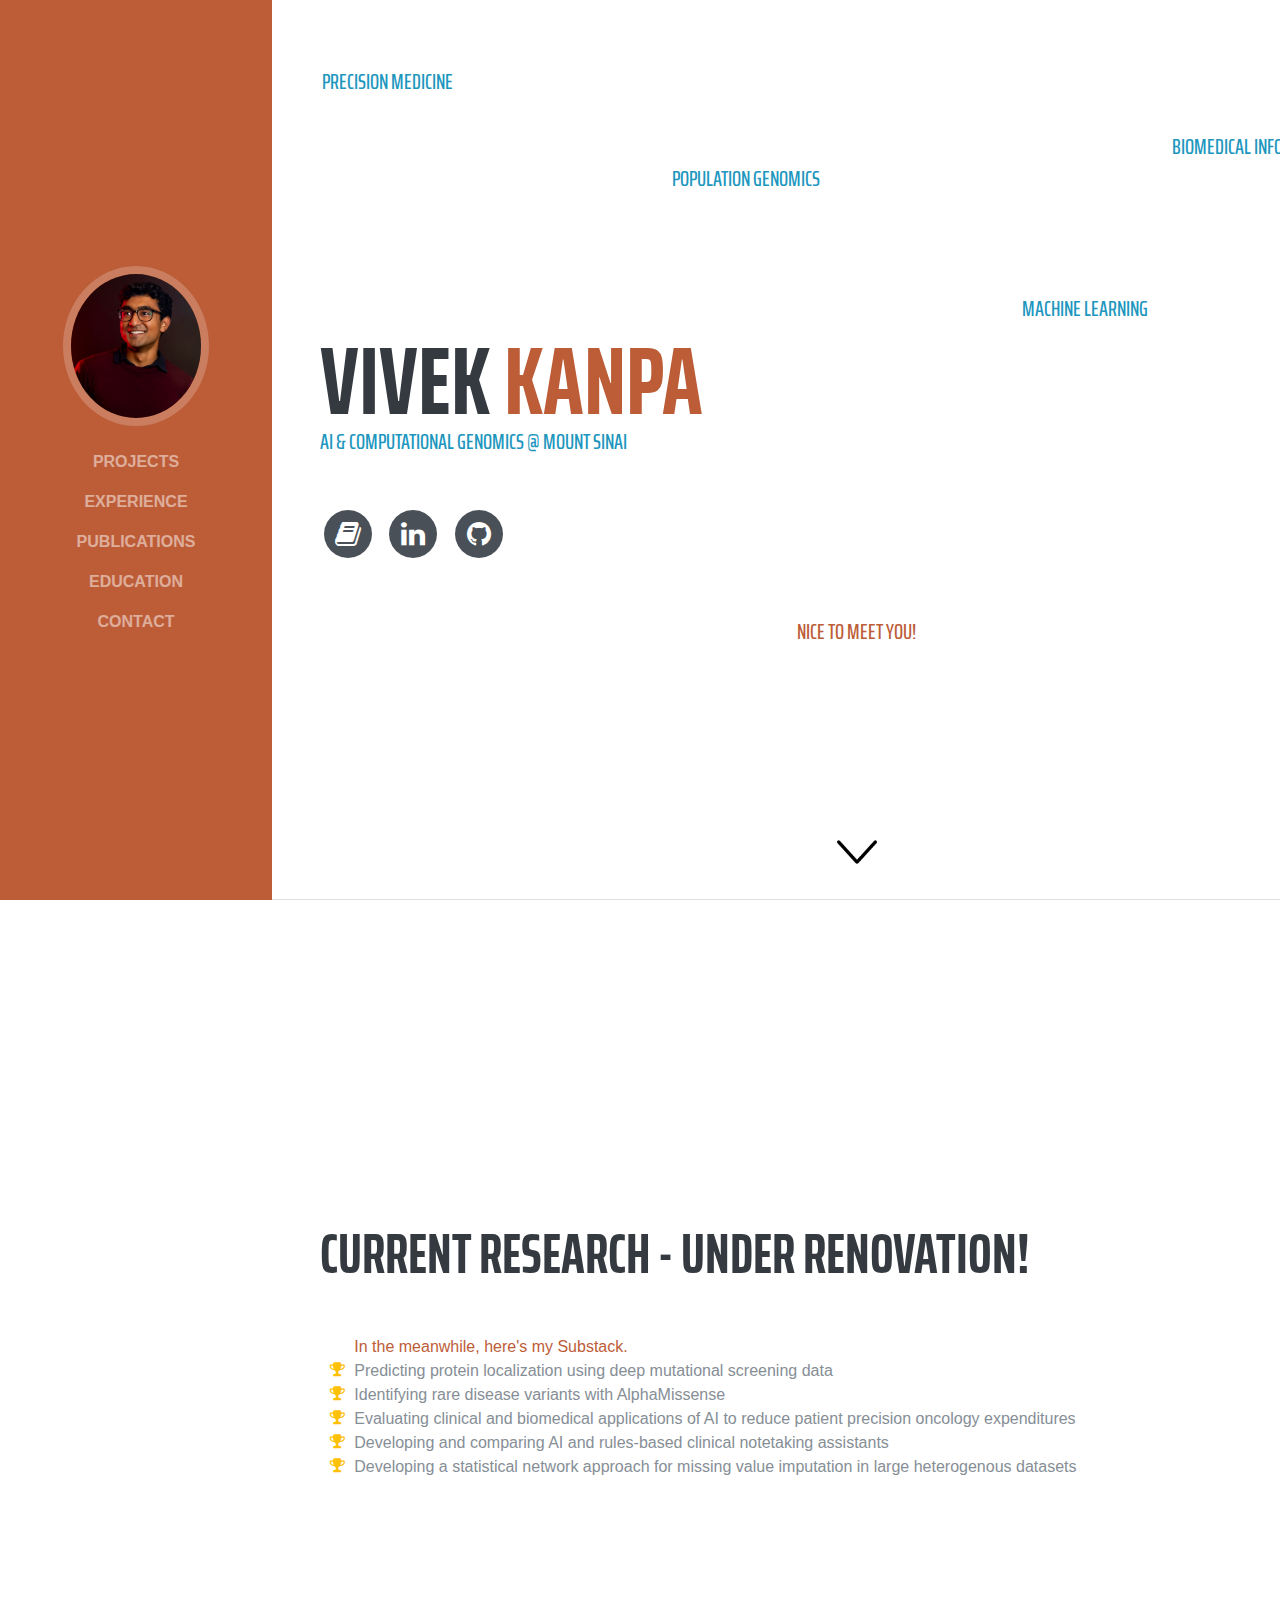
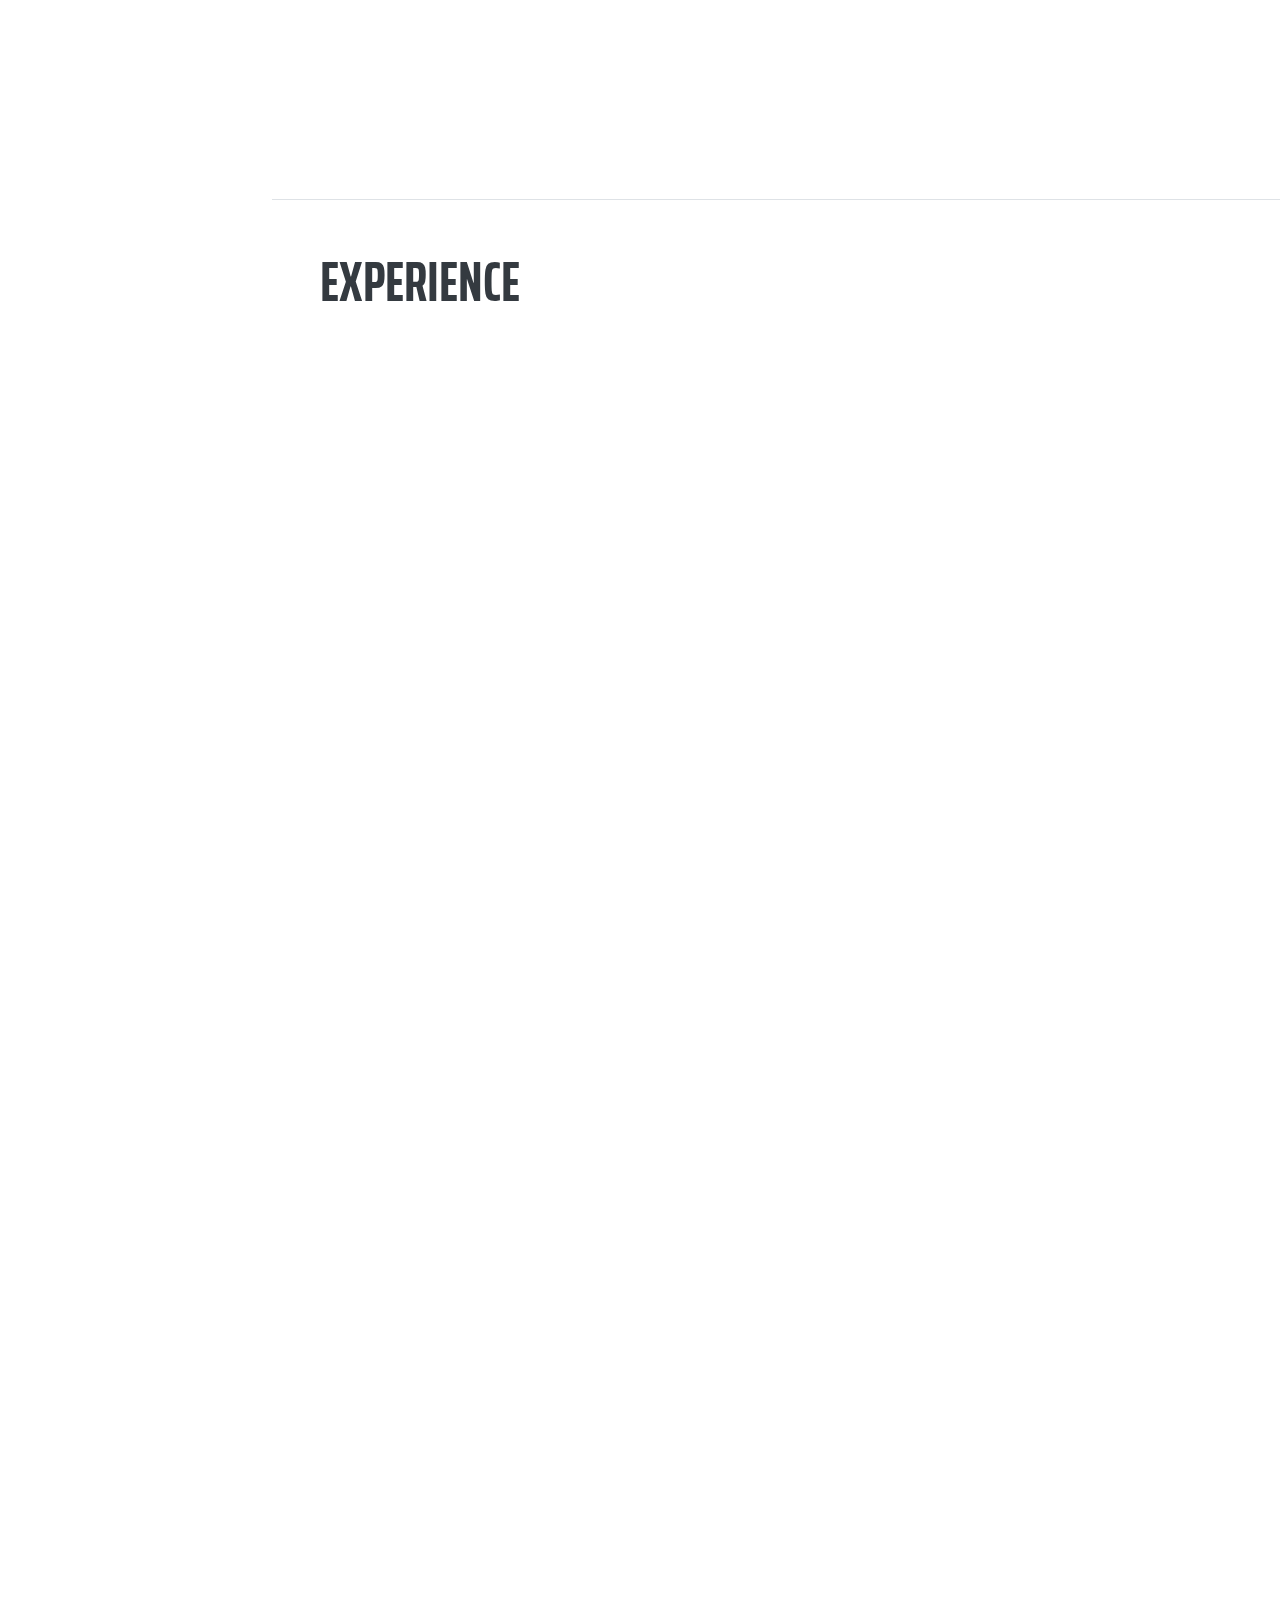
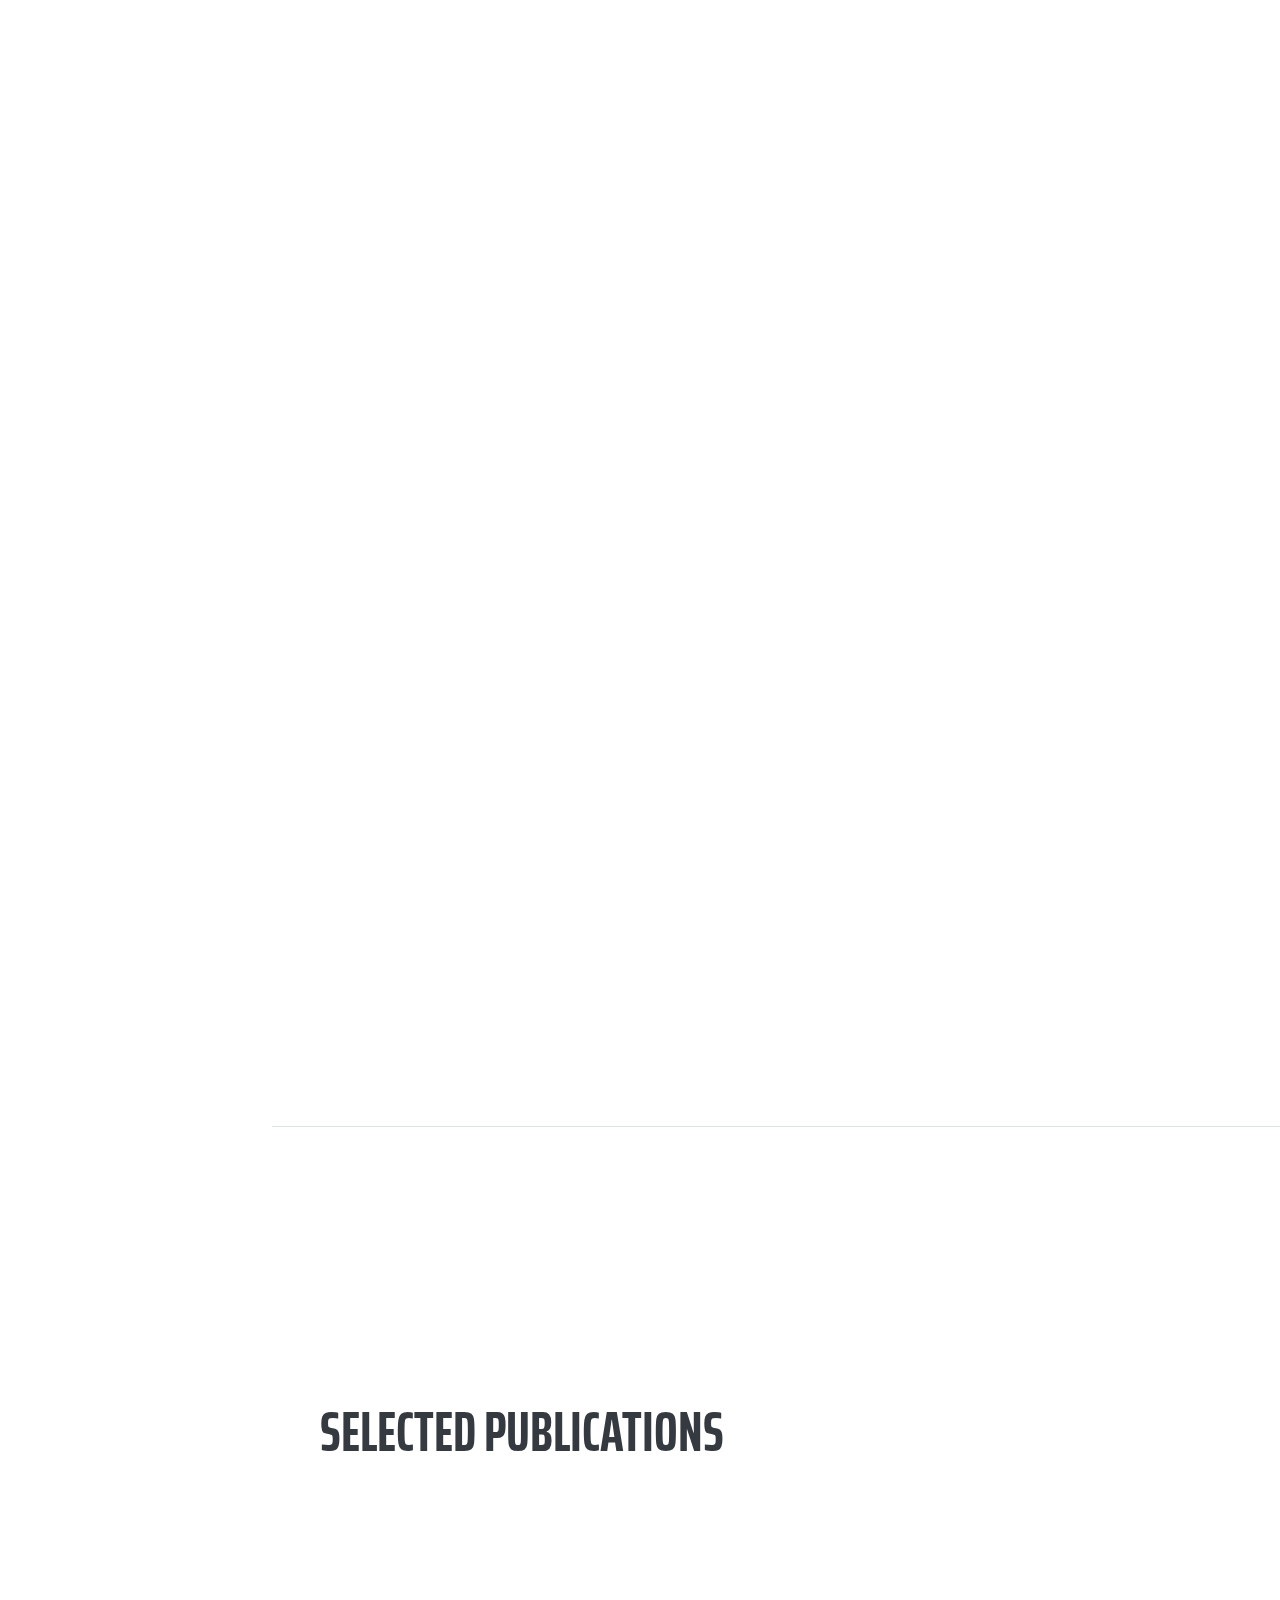
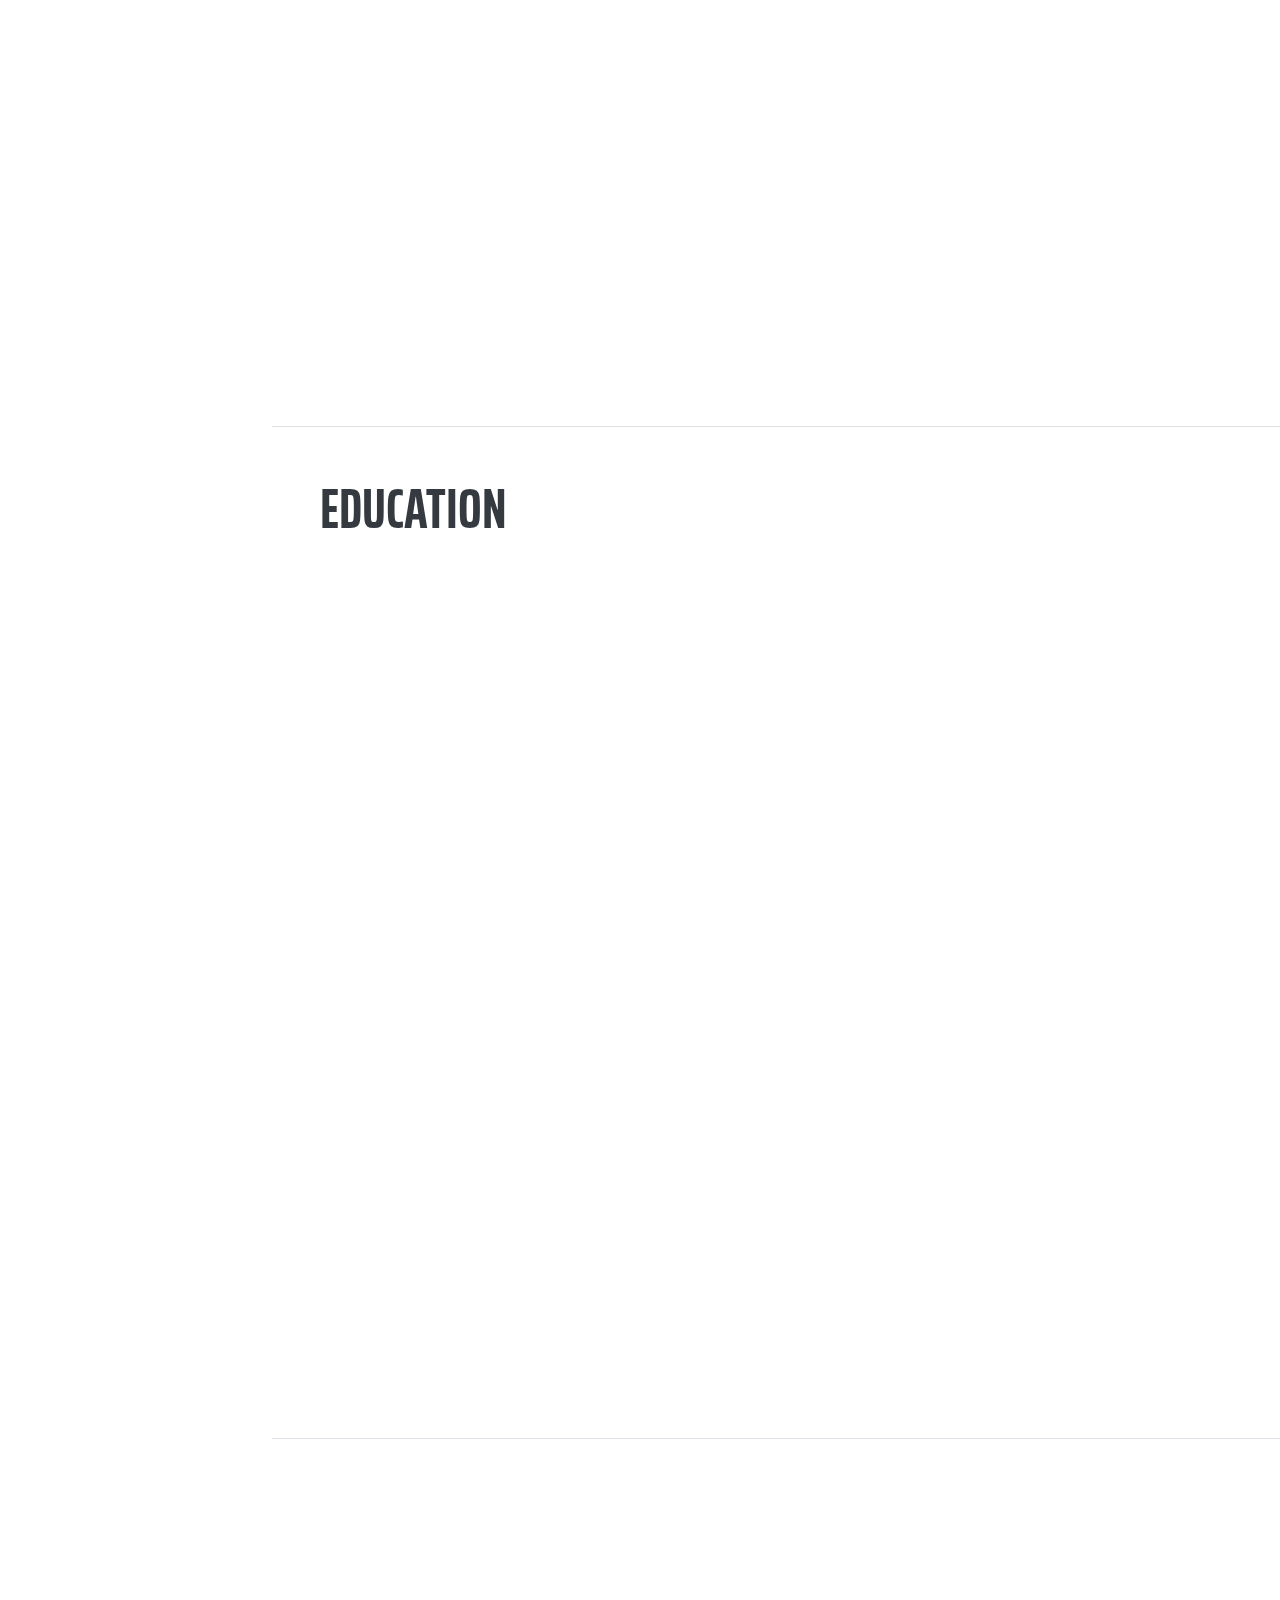
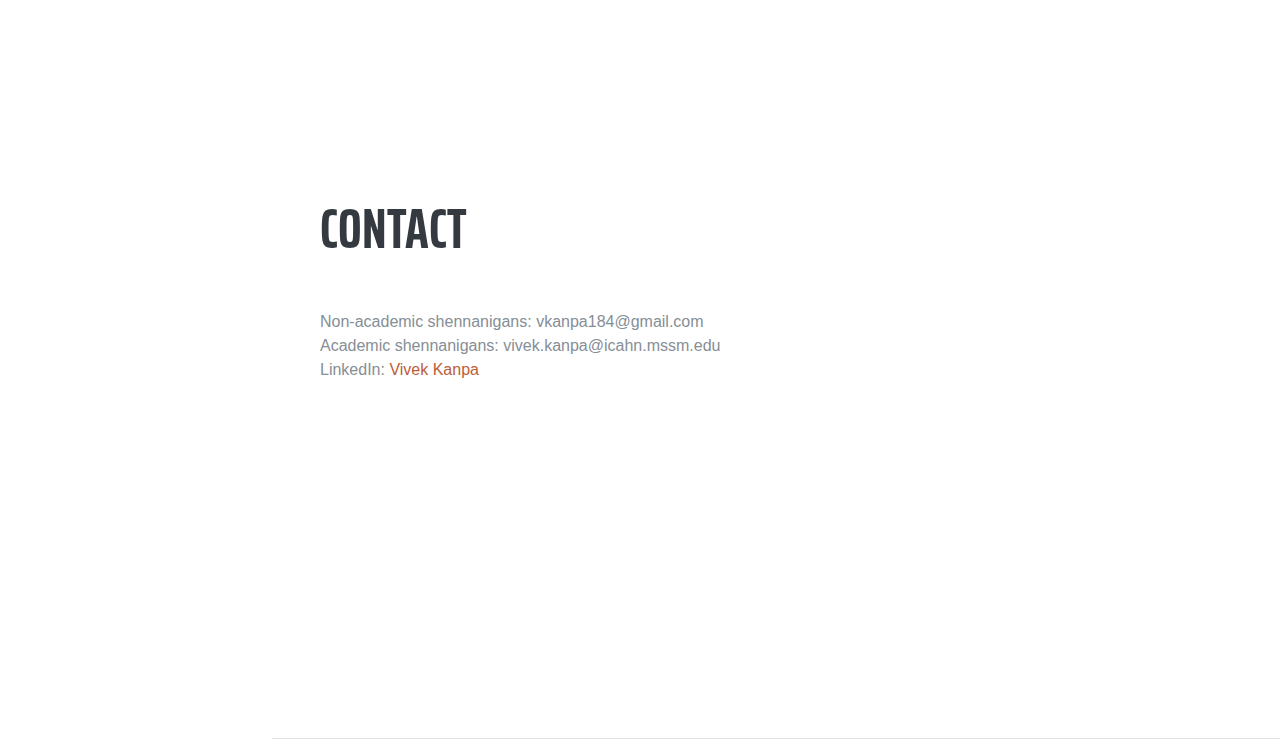
<file: index.html>
<!DOCTYPE html>
<html lang="en">

  <head>

    <meta charset="utf-8">
    <meta name="viewport" content="width=device-width, initial-scale=1, shrink-to-fit=no">
    <meta name="description" content="">
    <meta name="author" content="">

    <title>Vivek Kanpa | Portfolio</title>

    <!-- Bootstrap core CSS -->
    <link href="vendor/bootstrap/css/bootstrap.min.css" rel="stylesheet">

    <!-- Custom fonts for this template -->
    <link href="https://fonts.googleapis.com/css?family=Saira+Extra+Condensed:100,200,300,400,500,600,700,800,900" rel="stylesheet">
    <link href="https://fonts.googleapis.com/css?family=Open+Sans:300,300i,400,400i,600,600i,700,700i,800,800i" rel="stylesheet">
    <link href="vendor/font-awesome/css/font-awesome.min.css" rel="stylesheet">
    <link href="vendor/devicons/css/devicons.min.css" rel="stylesheet">
    <link href="vendor/simple-line-icons/css/simple-line-icons.css" rel="stylesheet">

    <!-- Custom styles for this template -->
    <link href="css/resume.min.css" rel="stylesheet">
    <link href="css/resume.css" rel="stylesheet">

  </head>
  
  <body id="page-top">



    <nav class="navbar navbar-expand-lg navbar-dark bg-primary fixed-top" id="sideNav">
      <a class="navbar-brand js-scroll-trigger" href="#page-top">
        <span class="d-block d-lg-none">Return to Top</span>
        <span class="d-none d-lg-block">
          <img class="img-fluid img-profile rounded-circle mx-auto mb-2" src="img/me.png" alt="">
        </span>
      </a>
      <button class="navbar-toggler" type="button" data-toggle="collapse" data-target="#navbarSupportedContent" aria-controls="navbarSupportedContent" aria-expanded="false" aria-label="Toggle navigation">
        <span class="navbar-toggler-icon"></span>
      </button>
      <div class="collapse navbar-collapse" id="navbarSupportedContent">
        <ul class="navbar-nav">
          <!-- <li class="nav-item">
            <a class="nav-link js-scroll-trigger" href="#home">Home</a>
          </li> -->
          <li class="nav-item">
            <a class="nav-link js-scroll-trigger" href="#projects">Projects</a>
          </li>
          <li class="nav-item">
            <a class="nav-link js-scroll-trigger" href="#experience">Experience</a>
          </li>
          <li class="nav-item">
            <a class="nav-link js-scroll-trigger" href="#publications">Publications</a>
          </li>
          <li class="nav-item">
            <a class="nav-link js-scroll-trigger" href="#education">Education</a>
          </li>
<!--           <li class="nav-item">
            <a class="nav-link js-scroll-trigger" href="#skills">Skills</a>
          </li> -->
<!--           <li class="nav-item">
            <a class="nav-link js-scroll-trigger" href="#interests">Interests</a>
          </li> -->
<!--           <li class="nav-item">
            <a class="nav-link js-scroll-trigger" href="#awards">Awards</a>
          </li> -->
          <li class="nav-item">
            <a class="nav-link js-scroll-trigger" href="#contact">Contact</a>
          </li>
        </ul>
      </div>
    </nav>
    <div class="container-fluid p-0">

      <!-- IMAGE -->
        <!-- <div id="float" class="header-overlay imageOne image">
          <img src="img/laptop_resized.png" width="1200" height="825">
        </div> -->
        <div id="float-slow" class="header-overlay imageOne precmed">
          <div class="subheading-header mb-5"style="color: #2096be"><br><br>Precision Medicine</div>
        </div>
        <div id="float-fast" class="header-overlay imageOne bioinf">
          <div class="subheading-header mb-5"style="color: #2096be"><br><br><br><br>Biomedical Informatics</div>
        </div>
        <div id="float" class="header-overlay imageOne ml">
          <div class="subheading-header mb-5"style="color: #2096be"><br><br><br><br><br>
            <br><br><br><br>Machine Learning</div>
        </div>
        <div id="float-fast" class="header-overlay imageOne popgenomics">
          <div class="subheading-header mb-5"style="color: #2096be"><br><br><br><br><br>
            Population Genomics</div>
        </div>
        <div id="float-fast" class="header-overlay imageOne nice-to-meet-you">
          <div class="subheading-header mb-5"style="color:#BD5D38"><br><br><br><br><br><br><br><br><br><br><br><br><br><br><br><br><br><br><br>
            Nice to meet you!</div>
        </div>


      <!-- HEADER -->
      <section class="resume-section p-3 p-lg-5 d-flex d-column" id="home opaque-shift">
        <div class="my-auto" id="opaque-shift">

          <!-- <img src="img/laptop_long.png"> -->
          <h1 class="mb-0">Vivek
            <span class="text-primary">Kanpa</span>
          </h1>
          <div class="subheading-header mb-5" style="color:#2096be">AI & Computational Genomics @ Mount Sinai 
            <!--Biomedical Informatics, Machine Learning, & Precision Medicine-->
            <!--Hey, I'm Vivek! | I'm a scientist, a runner, a student, and a big numbers guy. -->
          </div>
          <ul class="list-inline list-social-icons mb-0">
            <li class="list-inline-item">
              <a href="https://substack.com/@vivekkanpa">
                <span class="fa-stack fa-lg">
                  <i class="fa fa-circle fa-stack-2x"></i>
                  <i class="fa fa-book fa-stack-1x fa-inverse"></i>
                </span>
              </a>
            </li>
            <li class="list-inline-item">
              <a href="https://www.linkedin.com/in/vivek-kanpa/", target="_blank", rel="noopener noreferrer">
                <span class="fa-stack fa-lg">
                  <i class="fa fa-circle fa-stack-2x"></i>
                  <i class="fa fa-linkedin fa-stack-1x fa-inverse"></i>
                </span>
              </a>
            </li>
            <li class="list-inline-item">
              <a href="https://github.com/vkanpa184">
                <span class="fa-stack fa-lg">
                  <i class="fa fa-circle fa-stack-2x"></i>
                  <i class="fa fa-github fa-stack-1x fa-inverse"></i>
                </span>
              </a>
            </li>
          </ul>
          <div class="arrow-down fade">
            <img src="img/scroll-down-button.png" width="40" height="40">
          </div>
        </div>
      </section>

      <!-- PROJECTS -->
      <section class="resume-section p-3 p-lg-5 d-flex flex-column" id="projects">
        <div class="my-auto">
          <h2 class="mb-5">Current Research - Under Renovation!</h2>
          <ul class="fa-ul mb-0">
            <li>
              <a href="https://substack.com/@vivekkanpa">In the meanwhile, here's my Substack.</a>
            </li>
            <li>
              <i class="fa-li fa fa-trophy text-warning"></i>
              Predicting protein localization using deep mutational screening data</li>
            <li>
              <i class="fa-li fa fa-trophy text-warning"></i>
              Identifying rare disease variants with AlphaMissense</li>
            <li>
              <i class="fa-li fa fa-trophy text-warning"></i>Evaluating clinical and biomedical applications of AI 
            to reduce patient precision oncology expenditures</li>
            <li>
              <i class="fa-li fa fa-trophy text-warning"></i>Developing and comparing AI and rules-based clinical
            notetaking assistants </li>
            <li>
              <i class="fa-li fa fa-trophy text-warning"></i>Developing a statistical network approach for missing value imputation
            in large heterogenous datasets</li>
          </ul>
        </div>
      </section>

      <!-- EXPERIENCE -->
      <section class="resume-section p-3 p-lg-5 d-flex flex-column" id="experience">
        <div class="my-auto">
          <h2 class="mb-5">Experience</h2>


          <!-- Sinai-->
          <div class="resume-item d-flex flex-column flex-md-row mb-5">
            <div class="resume-content mr-auto fade">
              <h3 class="mb-0">Precision -Omics Lab, Mount Sinai</h3>
              <div class="subheading mb-3">Doctoral Research Student</div>
              <p>
                <i>Goal: To train deep learning algorithms on genomic biobanks to identify rare genetic variants associated with disease.</i>
              </p>
              <p>
                
              
              </p>
            </div>
            <div class="resume-date text-md-right fade">
              <span class="text-primary">August 2024 — present</span>
            </div>
          </div>

          <!-- AI_PREMie-->
          <div class="resume-item d-flex flex-column flex-md-row mb-5">
            <div class="resume-content mr-auto fade">
              <h3 class="mb-0">AI_PREMie, UCD Conway Institute of Biomolecular Research</h3>
              <div class="subheading mb-3" style="color:darkcyan">ML Research Assistant</div>
              <p>
                <i>Goal: To develop a best-in-class AI-assisted clinical decision making tool for maternal preeclampsia.</i>
              </p>
              <p>
                Preeclampsia (PE) is a maternal hypertensive disorder that claims the 
                lives of 50,000 mothers and 500,000 babies annually. Because its symptoms are very generic, early and accurate
                detection of PE is a difficult task. 
                </p>
                <p>
                Outcomes: I helped develop a best-in-class AI diagnostic aid and maternal risk stratification tool 
                for PE to assist clinicians tailor patient care strategies. I improved model sensitivity and recall (PPV) by >10% for PE status 
                prediction and developed and evaluated a predicted PE severity score, which 
                demonstrated strong correlation with physician-recorded severity status  (no/low/high severity). Feature analysis revealed insight into potentially novel,
                high-specificity biomarkers for PE diagnosis. I will present an excerpt of
                this at the BMEII Symposium in New York.
              </p>
            </div>
            <div class="resume-date text-md-right fade">
              <span class="text-primary">October 2023 — present</span>
            </div>
          </div>
          

          <!--RevMed -->
          <div class="resume-item d-flex flex-column flex-md-row mb-5">
            <div class="resume-content mr-auto fade">
              <h3 class="mb-0">Revolution Medicines</h3>
              <div class="subheading mb-3">Data Science Research Intern</div>
              <p>
                <i>Goal: perform hierarchical clustering on AlphaFold-predicted structures to inform cancer target strategic priorities.</i>
              </p>
              <p>
                In cancer pharmacology, there is great interest in identifying common actionable features between 
                oncogenic structures to reduce wastefulness of lead discovery. 
              </p>
              <p>
                Outcome: I scraped 600+ cancer driver proteins and hierarchically clustered them by structural similarity. 
                I then rendered a polar dendrogram where nodes represented oncoproteins and encoded 
                 patient mutation frequency (AACR GENIE) in the node's radius. I also developed a tool to swap
                GENIE data with any other cancer datasets of interest (cBioPortal, CRISPRko screens, COSMIC).  I documented this project's workflow over 
                <a href="https://medium.com/@kevivrox/rethinking-drug-discovery-with-ai-big-data-using-alphafold-predictions-to-structurally-align-8aea617b23f3">here.</a>
              </p>

              <div class="subheading mb-3">Bioinformatics & Cancer Technology Co-op</div>
              <p>
                <i>Goals: develop generalizable tools to increase pharmacogenomics throughput and expidite ADME screening. </i>
              </p>
              <p>
                <ul>
                  <li>Trained graph convolution network (DeepChem) using molecular featurization of RevMed hit library to 
                    improve permeability (Caco-2) predictions by 28% compared to conventional molecular weight cutoff.
                  </li>
                  <li>Automated mass spectrometry (MS) cross-linking data
                    analysis, calculating a normalized percent cross-linking value given raw relative abundance outputs. I enabled
                    high throughput screening for drug-target binding, which shaved dozens of hours off 
                    each 384-well MS experiment. </li>
                  <li>Performed in vitro dose-response assays of KRAS-mutant CRC cell lines and quantified c-Myc mRNA 
                    (PAGE, qRT-PCR) and protein (BCA assay, western blotting/ELISA) expression to understand downstream effect of 
                    KRAS inhibition on Myc activity.</li>
                </ul>
              </p>
              
            </div>
            <div class="resume-date text-md-right fade">
              <span class="text-primary">July 2022 — June 2023</span>
            </div>
          </div>

          <!-- Apfeld Lab-->
          <div class="resume-item d-flex flex-column flex-md-row mb-5">
            <div class="resume-content mr-auto fade">
              <h3 class="mb-0">Apfeld Lab, Northeastern University</h3>
              <div class="subheading mb-3" style="color:darkcyan">Undergraduate Research Assistant</div>
              <p>
                <i>Goal: determine the mechanism of action for the TGF-B/smad peroxide resistance response in C. elegans nematodes.</i>
              </p>
              <p>
                The peroxide immune response is key to managing ROS load in <i>C. elegans</i> neurons. The TGF-B pathway mediates this response and
                is tightly regulated, leaving the peroxide defense mechanism of action unknown. 
              </p>

              <p>
                Outcome: I performed lifespan and behavioral assays on type I and type II TGF-B ligand/receptor RNA<i>i</i> nematode knockouts
                during peroxide exposure. I observed a signal 
                integration phenotype between type I and type II TGF-B that causes half the double ligand knockouts to live longer than wildtype.

                I followed this with bulk RNA-seq and GO analysis of <i>C. elegans</i> smad knockouts (TGF-B receptor-binding proteins) to trace 
                differential gene expression from TGF-B silencing. I discovered that both smad-2 and smad-4 knockouts overexpressed lon-1,
                which is found abundantly in peroxide-sensing neurons and implicated in negative regulation of the TGF-B pathway.
              </p>
            </div>
            <div class="resume-date text-md-right fade">
              <span class="text-primary">January 2022 — April 2023</span>
            </div>
          </div>

          <!--Takeda-->
          <div class="resume-item d-flex flex-column flex-md-row mb-5">
            <div class="resume-content mr-auto fade">
              <h3 class="mb-0">Takeda Pharmaceuticals</h3>
              <div class="subheading mb-3">Bioanalytics & Automation Sciences Co-op</div>
              <p>
                <i>Goal: develop bioanalytic software systems to increase throughput for immunotherapeutic discovery.</i>
                <ul>
                  <li>Designed end-to-end Django web apps for data processing of protein quantification assay (HTP Lunatic) 
                    and HPLC chromatography (Agilent 1260 Infinity), increasing
                    analysis throughput, data availability, and data standardization across multi-national team.</li>
                  <li>Built an assay fulfillment translator to operationalize the Lynx liquid handler by
                    interpreting a scientists' planned experimental plate layout (96/384-well). Increased assay fulfillment throughput 
                    exponentially with picomolar precision.</li>
                </ul>
              </p>
            </div>
            <div class="resume-date text-md-right fade">
              <span class="text-primary">July 2021 - December 2021</span>
            </div>
          </div>


          <!-- Keenan Lab-->
<!--           <div class="resume-item d-flex flex-column flex-md-row mb-5">
            <div class="resume-content mr-auto fade">
              <h3 class="mb-0">Cognitive Neuroimaging Lab, Montclair State University</h3>
              <div class="subheading mb-3" style="color:darkcyan">High School Research Assistant</div>
              <p>
                <i>Goal: To be updated soon!</i>
              </p>
              <p>
                Description coming soon!
              </p>
            </div>
            <div class="resume-date text-md-right fade">
              <span class="text-primary">January 2022 — April 2023</span>
            </div>
          </div> -->


        </div>

      </section>


      <!-- PUBLICATIONS -->
      <section class="resume-section p-3 p-lg-5 d-flex flex-column" id="publications">
        <div class="my-auto">
          <h2 class="mb-5">Selected Publications</h2>

          <!-- Publication list-->
          <div class="resume-item d-flex flex-column flex-md-row mb-5">
            <div class="resume-content mr-auto fade">

              <p>
                <i>* asterisk indicates co-first author.
                </i>
              </p>

              <p>
                David D'Onofrio*, Shrey Patel*, Nandini Samanta*, Mikio Tada*, <b>Vivek Kanpa</b>*. Cost-benefit analysis of non-AI and AI models implemented for predicting chief complaints. PRISM, 2024.
              </p>

              <p>
                Birgitta Taylor-Lillquist, <b>Vivek Kanpa</b>, Maya Crawford, Mehdi El Filali, Julia Oakes, Alex Jonasz, Amanda Disney, Julian Paul Keenan. Preliminary Evidence of the Role of Medial Prefrontal Cortex in Self-Enhancement: A Transcranial Magnetic Stimulation Study. Brain Sciences, 2020.
              </p>

            </div>
          </div>

        </div>

      </section>

      <!-- EDUCATION -->

      <section class="resume-section p-3 p-lg-5 d-flex flex-column" id="education">
        <div class="my-auto">
          <h2 class="mb-5">Education</h2>

          <!-- DOCTORATE-->
          <div class="resume-item d-flex flex-column flex-md-row mb-5 fade">
            <div class="resume-content mr-auto">
              <h3 class="mb-0">PhD | Artificial Intelligence in Medicine  </h3>
              <div class="subheading mb-2">Icahn School of Medicine at Mount Sinai
              </div>
                <p> Thesis supervisor: Dr. Kuan-lin Huang, Precision -Omics Lab. 
                  <br>
                  Technical interests: computational genomics, machine learning, network biology, multi-omics, precision medicine
                  <br>
                  Non-technical interests: healthcare economics, public health, AI policy
                </p>
                <ul>
                  <li><span style="color:#BD5D38">Teaching:</span> First Gen Scholars Mentor
                  </li>
                  <li><span style="color:#BD5D38">Leadership:</span> Academic IT & Libraries Committee
                  </li>
                  <li><span style="color:#BD5D38">Research:</span> Precision oncology healthcare economics & AI, tele-health for uninsured populations, digital
                    aids for clinical <br>document translation, non-AI clinical notetaking assistants
                  </li>

                </ul>
              </div> 

            </div>
            <div class="resume-date text-md-right">
              <span class="text-primary"></span>
            </div>
          </div>

          <!-- MASTERS -->
          <div class="resume-item d-flex flex-column flex-md-row mb-5 fade">
            <div class="resume-content mr-auto">
              <h3 class="mb-0">MSc | AI for Medicine & Medical Research</h3>
              <div class="subheading mb-2">University College Dublin
              </div>


              <div>
                <ul>
                  <li><span style="color:#BD5D38">Teaching:</span> Medical Informatics Student Journal Club founder
                  </li>
                  <li><span style="color:#BD5D38">Leadership:</span> Mitchell Scholar <a href="https://forbes.com/sites/michaeltnietzel/2022/11/23/meet-the-new-class-of-george-j-mitchell-scholars/">(here)</a>

                  </li>
                  <li><span style="color:#BD5D38">Research:</span> Cardiometabolomics ML @ Conway Institute; Network statistics @ Systems
                    Biology Ireland
                  </li>

                </ul>
<!--                 <ul>
                  <li><span style="color:#BD5D38">Publication in progress:</span> Integration of platelet multi-omics data using machine learning for risk stratification of acute
                    coronary syndromes (2024)
                 </li>
                 <li>Founder of <span style="color:#BD5D38">Medical Informatics Graduate Student journal club</span> at the Conway Institute</li>
                  <li>
                    Traveled to 10+ countries during my first time in Europe! Read about it in my blog below.
                  </li>

                </ul> -->
              </div> 

            </div>
            <div class="resume-date text-md-right">
              <span class="text-primary">First class Honours Degree</span>
              <br>
              <span class="text-primary">2023—2024</span>
            </div>
          </div>


          <!-- BACHELORS -->
          <div class="resume-item d-flex flex-column flex-md-row fade">
            <div class="resume-content mr-auto">
              <h3 class="mb-0">BS | Data Science & Biology</h3>
              <div class="subheading mb-2">Northeastern University
              </div>
              <div style="line-height: 10px; color: white;">,</div>
              <div>
                <ul>
                  <li><span style="color:#BD5D38">Teaching:</span> CS1800: Discrete Structures — Fall 2020, GE1501: Cornerstone
                    of Engineering — Fall 2020, BIOL2309: Biology Project Lab — Spring 2022
                  </li>
                  <li><span style="color:#BD5D38">Leadership:</span> Undergraduate Husky Ambassador — 2019-2023, 
                    Access & Diversity Fellow — 2020-2021, Freshman Resident Assistant — 2021-2023
                  </li>
                  <li><span style="color:#BD5D38">Research:</span> Undergraduate Research Fellow Distinction, 3x PEAK Award Recipient ($10,000)
                  </li>

                </ul>
                <!-- <ul>
                  <li><span style="color:#BD5D38">Awarded $10,000 in grant funding</span> from three internal Northeastern PEAK Awards to
                    study cell signalling and gene expression protecting neurons from oxidative stress
                  </li>
                  <li>Worked as a <span style="color: #BD5D38;">teaching assistant</span> for CS1800 (Discrete Structures), 
                    GE1501 (Cornerstone of Engineering), and BIOL2309 (Biology Project Lab)</li>
                  <li><span style="color:#BD5D38">Second-author publication</span> in Brain Sciences for discovering mPFC
                    activity linked to self-deception during peer pressure</li>
                  <li>Worked as a <span style="color:#BD5D38">Resident Assistant</span> to help first-year students
                    transition to college</li>
                  <li>Ran two marathons in San Francisco
                    and Sacramento (PR: 3:39)</li>

                </ul> -->
              </div>  
            </div>
            <div class="resume-date text-md-right">
              <span class="text-primary">Cum Laude, Honors</span>
              <br>
              <span class="text-primary">2019—2023</span>
            </div>
          </div>
        </div>
      </section>

      <!-- SKILLS -->
<!--       <section class="resume-section p-3 p-lg-5 d-flex flex-column" id="skills">
        <div class="my-auto">
          <h2 class="mb-5">Skills</h2>

          <div class="subheading mb-3 fade">Programming Languages &amp; Tools</div>
          

          <div class="subheading mb-3 fade">Techniques</div>
          <ul class="fa-ul mb-0 fade">
            <li>
              <i class="fa-li fa fa-check"></i>
              Machine Learning Algorithm Selection</li>
            <li>
            <li>
              <i class="fa-li fa fa-check"></i>
              Biomedical Data Model Optimization</li>
            <li>
              <i class="fa-li fa fa-check"></i>
              Object-Oriented Design</li>
            <li>
                <i class="fa-li fa fa-check"></i>
                RNASeq DGE analysis</li>
            <li>
              <i class="fa-li fa fa-check"></i>
              System Architecture</li>
            <li>
                <i class="fa-li fa fa-check"></i>
                HTP Data Automation</li>
            <li>
              <i class="fa-li fa fa-check"></i>
              Graph Feature Engineering</li>
            <li>
              <i class="fa-li fa fa-check"></i>
              Database Design</li>
            <li>
              <i class="fa-li fa fa-check"></i>
              Vibe Engineering (I have great vibes)</li>
          </ul>
        </div>
      </section> -->

      <!-- INTERESTS -->
      <!-- <section class="resume-section p-3 p-lg-5 d-flex flex-column" id="interests">
        <div class="my-auto fade">
          <h2 class="mb-5">Interests</h2>
          <p> I love to stay active. I enjoy playing basketball, tennis, pickleball, 
            and frisbee. I'm a marathoner and recently began on-season training
             for the Connemarathon Ultra (39.3 miles). 2024 will be the year I break 3:15, I just know it!
            I enjoy reading non-fiction and memoirs; I just finished <i>And Finally</i> and now I'm reading <i>The Henna 
              Artist</i>, and I stay up to date with <i>Nature</i> and <i>The New York Times</i> as best I can.
          </p>
          <p class="mb-0">I can't hold a conversation about TV shows, but I can talk your ear off about music.
            Bad Bunny and 6LACK had a chokehold on my Spotify playlists this year. I casually produce music and I host a weekly 
            radio show (<a href="https://www.belfieldfm.com/">PM.fm</a>! Wednesdays at 3pm EST), and a close friend and I are debuting our music podcast in January 2024.
            Check out <a href="https://open.spotify.com/playlist/6FVoevrGXPbmAEUdb7ZSCv?si=8da4cfbbaf6243ae">my original music</a> and some of <a href="https://open.spotify.com/playlist/3ExOUMeLOB2ASrKq9QkZWL?si=465c79aa196a427a&pt=1a438ebf1f8bc1695aa5fe7bdf237787"> my favorite</a> songs!</p>

          <br>
          <p>And finally, here's my reading bucket list for 2024. If you have any recommendations, please let me know :)</p>
          <ul style="padding-left:20px">
              <li><i>The Emperor of All Maladies</i>, Siddhartha Mukherjee</li>
            <li><i>On The Origin of Species</i>, Charles Darwin</li>
            <li><i>Six Not-So-Easy Pieces</i>, Richard Feynman</li>
            <li><i>Freakonomics</i>, Stephen J. Dubner</li>
            <li><i>Manufacturing Consent</i>, Noam Chomsky</li>
            <li><i>Sapiens: A Brief History of Humankind</i>, Yuval Noah Harari</li>
            <li><i>The Structure of Scientific Revolutions</i>, Thomas Kuhn</li>
          </ul>

        </div>
      </section> -->

      <!-- AWARDS -->
<!--       <section class="resume-section p-3 p-lg-5 d-flex flex-column" id="awards">
        <div class="my-auto">
          <h2 class="mb-5">Awards</h2>
          <ul class="fa-ul mb-0">
            <li>
              <i class="fa-li fa fa-circle text-warning"></i>
              Datathon+ Competition 2024 Finalist</li>
             <li>
                <i class="fa-li fa fa-circle text-warning"></i>
                Mitchell Scholar, Class of 2024</li>
            <li>
              <i class="fa-li fa fa-circle text-warning"></i>
              Dean's Scholarship, 2019 - 2023</li>
            <li>
              <i class="fa-li fa fa-circle text-warning"></i>
              Predicting Climate Change Trends</li>
          </ul>
        </div>
      </section> -->

      <!-- CONTACT -->
      <section class="resume-section p-3 p-lg-5 d-flex flex-column" id="awards">
        <div class="my-auto">
          <h2 class="mb-5">Contact</h2>
          Non-academic shennanigans: vkanpa184@gmail.com
          <br>
          Academic shennanigans: vivek.kanpa@icahn.mssm.edu
          <br>
          LinkedIn: <a href="https://www.linkedin.com/in/vivek-kanpa/">Vivek Kanpa</a>
        </div>
      </section>

    </div>

    <!-- Bootstrap core JavaScript -->
    <script src="vendor/jquery/jquery.min.js"></script>
    <script src="vendor/bootstrap/js/bootstrap.bundle.min.js"></script>

    <!-- Plugin JavaScript -->
    <script src="vendor/jquery-easing/jquery.easing.min.js"></script>

    <!-- Custom scripts for this template -->
    <script src="js/resume.min.js"></script>
    <script src="js/resume.js"></script>

  </body>

</html>
</file>
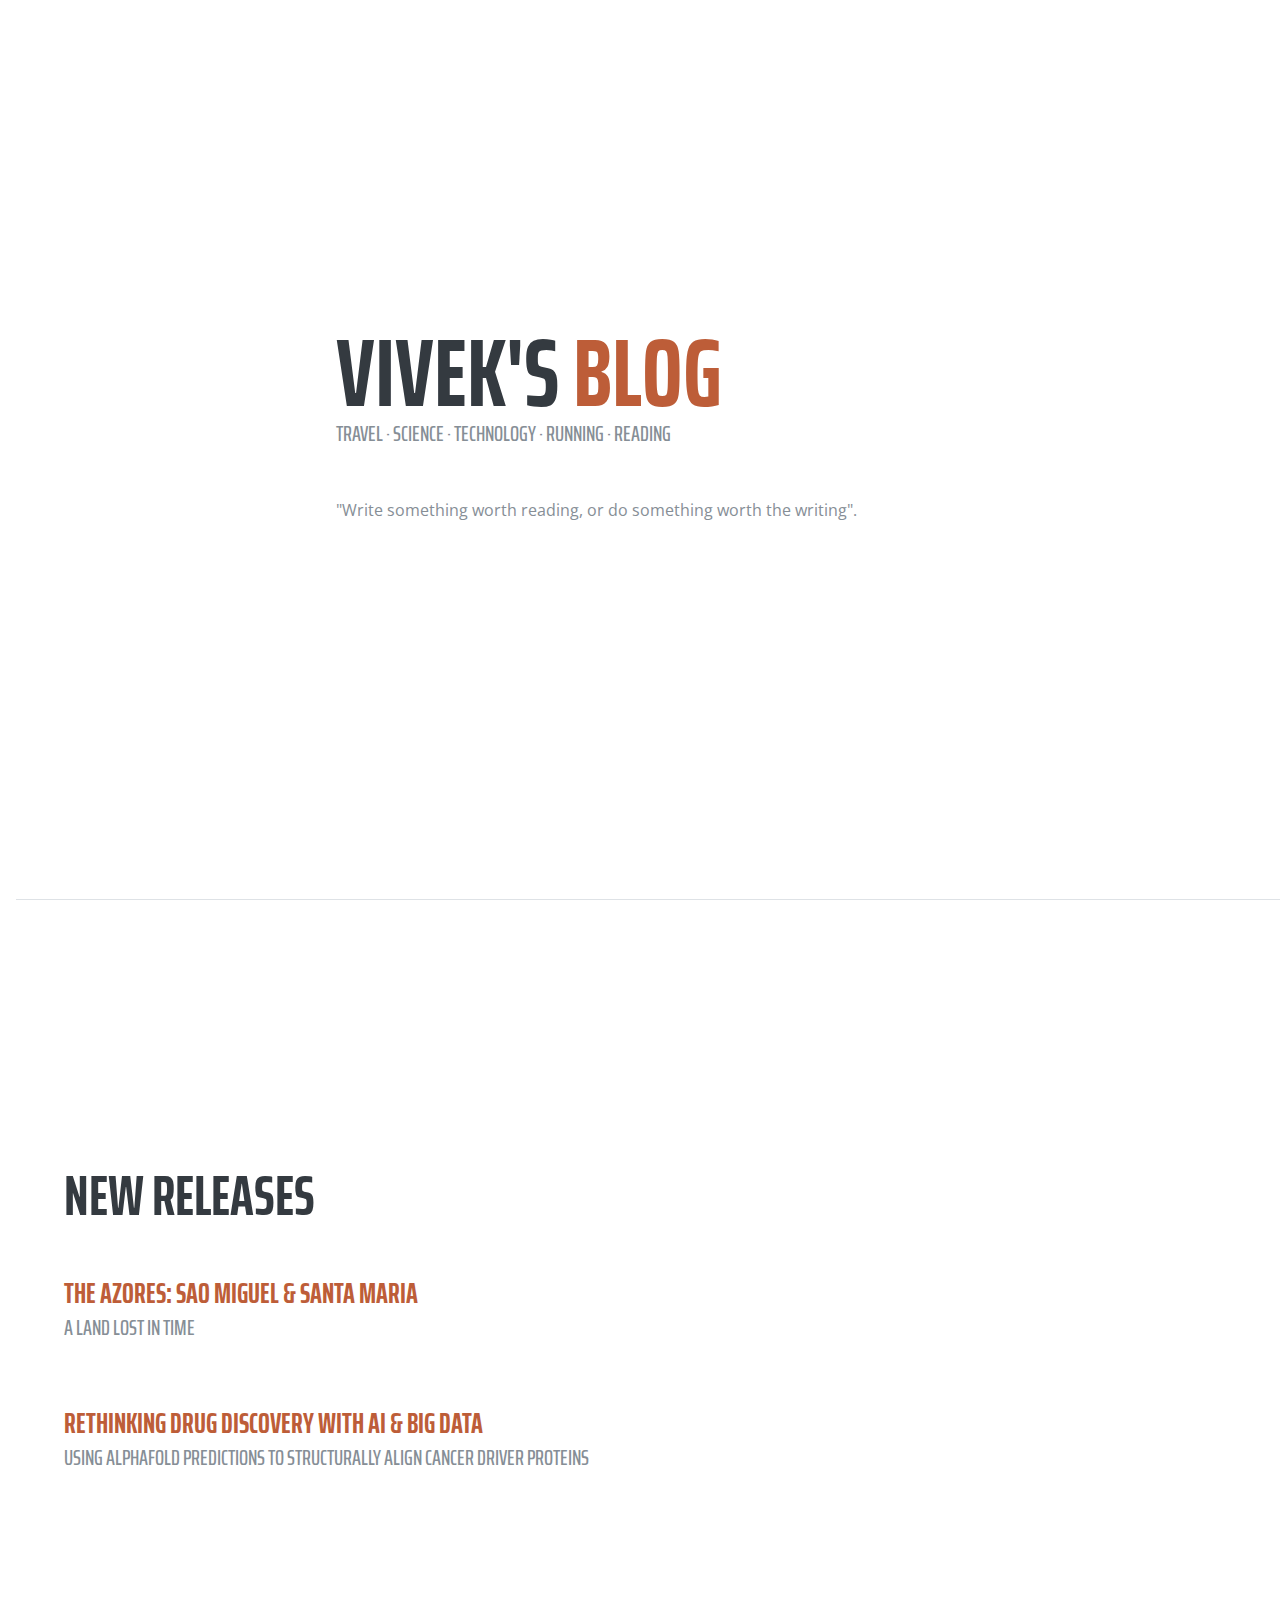
<file: blog.html>
<!DOCTYPE html>
<html lang="en">

    <head>
        <meta charset="utf-8">
        <meta name="viewport" content="width=device-width, initial-scale=1, shrink-to-fit=no">
        <meta name="description" content="">
        <meta name="author" content="">
    
        <title>Vivek Kanpa | Blog</title>

        <!-- Bootstrap core CSS -->
        <link href="vendor/bootstrap/css/bootstrap.min.css" rel="stylesheet">

        <!-- Custom fonts for this template -->
        <link href="https://fonts.googleapis.com/css?family=Saira+Extra+Condensed:100,200,300,400,500,600,700,800,900" rel="stylesheet">
        <link href="https://fonts.googleapis.com/css?family=Open+Sans:300,300i,400,400i,600,600i,700,700i,800,800i" rel="stylesheet">
        <link href="vendor/font-awesome/css/font-awesome.min.css" rel="stylesheet">
        <link href="vendor/devicons/css/devicons.min.css" rel="stylesheet">
        <link href="vendor/simple-line-icons/css/simple-line-icons.css" rel="stylesheet">

        <!-- Custom styles for this template -->
        <link href="css/blog.min.css" rel="stylesheet">

    </head>

    <body id="page-top">

        <section class="resume-section p-3 p-lg-5 d-flex d-column" id="about">
            <div class="my-auto" style="text-indent: 17rem;">
            <h1 class="mb-0">Vivek's
                <span class="text-primary">Blog</span>
            </h1>
            <div class="subheading mb-5">Travel · Science · Technology · Running · Reading
            </div>
            <p class="mb-5"> "Write something worth reading, or do something worth the writing".</p>
            </div>
        </section>


      <section class="resume-section p-3 p-lg-5 d-flex flex-column" id="experience">
        <div class="my-auto">
          <h2 class="mb-5">New Releases</h2>

        <!--AZORES-->
          <div class="resume-item d-flex flex-column flex-md-row mb-5">
            <div class="resume-content mr-auto">
              <h3 class="mb-0"><a href="https://medium.com/@kevivrox/the-azores-sao-miguel-santa-maria-a-land-lost-in-time-da4a5956a84f">The Azores: Sao Miguel & Santa Maria</a></h3>
              <div class="subheading mb-3">A land lost in time</div>
            </div>
          </div>

        <!--REVMED DALI PROJECT-->
        <div class="resume-item d-flex flex-column flex-md-row mb-5">
            <div class="resume-content mr-auto">
              <h3 class="mb-0"><a href="https://medium.com/@kevivrox/rethinking-drug-discovery-with-ai-big-data-using-alphafold-predictions-to-structurally-align-8aea617b23f3">Rethinking Drug Discovery With AI & Big Data</a></h3>
            </a></h3>
              <div class="subheading mb-3">Using AlphaFold predictions to structurally align cancer driver proteins</div>
            </div>
          </div>
        </div>


        
      </section>

        <!-- Bootstrap core JavaScript -->
        <script src="vendor/jquery/jquery.min.js"></script>
        <script src="vendor/bootstrap/js/bootstrap.bundle.min.js"></script>

        <!-- Plugin JavaScript -->
        <script src="vendor/jquery-easing/jquery.easing.min.js"></script>

        <!-- Custom scripts for this template -->
        <script src="js/resume.min.js"></script>
    </body>

</html>
</file>
<file: vendor/simple-line-icons/css/simple-line-icons.css>
@font-face {
  font-family: 'simple-line-icons';
  src: url('../fonts/Simple-Line-Icons.eot?v=2.4.0');
  src: url('../fonts/Simple-Line-Icons.eot?v=2.4.0#iefix') format('embedded-opentype'), url('../fonts/Simple-Line-Icons.woff2?v=2.4.0') format('woff2'), url('../fonts/Simple-Line-Icons.ttf?v=2.4.0') format('truetype'), url('../fonts/Simple-Line-Icons.woff?v=2.4.0') format('woff'), url('../fonts/Simple-Line-Icons.svg?v=2.4.0#simple-line-icons') format('svg');
  font-weight: normal;
  font-style: normal;
}
/*
 Use the following CSS code if you want to have a class per icon.
 Instead of a list of all class selectors, you can use the generic [class*="icon-"] selector, but it's slower:
*/
.icon-user,
.icon-people,
.icon-user-female,
.icon-user-follow,
.icon-user-following,
.icon-user-unfollow,
.icon-login,
.icon-logout,
.icon-emotsmile,
.icon-phone,
.icon-call-end,
.icon-call-in,
.icon-call-out,
.icon-map,
.icon-location-pin,
.icon-direction,
.icon-directions,
.icon-compass,
.icon-layers,
.icon-menu,
.icon-list,
.icon-options-vertical,
.icon-options,
.icon-arrow-down,
.icon-arrow-left,
.icon-arrow-right,
.icon-arrow-up,
.icon-arrow-up-circle,
.icon-arrow-left-circle,
.icon-arrow-right-circle,
.icon-arrow-down-circle,
.icon-check,
.icon-clock,
.icon-plus,
.icon-minus,
.icon-close,
.icon-event,
.icon-exclamation,
.icon-organization,
.icon-trophy,
.icon-screen-smartphone,
.icon-screen-desktop,
.icon-plane,
.icon-notebook,
.icon-mustache,
.icon-mouse,
.icon-magnet,
.icon-energy,
.icon-disc,
.icon-cursor,
.icon-cursor-move,
.icon-crop,
.icon-chemistry,
.icon-speedometer,
.icon-shield,
.icon-screen-tablet,
.icon-magic-wand,
.icon-hourglass,
.icon-graduation,
.icon-ghost,
.icon-game-controller,
.icon-fire,
.icon-eyeglass,
.icon-envelope-open,
.icon-envelope-letter,
.icon-bell,
.icon-badge,
.icon-anchor,
.icon-wallet,
.icon-vector,
.icon-speech,
.icon-puzzle,
.icon-printer,
.icon-present,
.icon-playlist,
.icon-pin,
.icon-picture,
.icon-handbag,
.icon-globe-alt,
.icon-globe,
.icon-folder-alt,
.icon-folder,
.icon-film,
.icon-feed,
.icon-drop,
.icon-drawer,
.icon-docs,
.icon-doc,
.icon-diamond,
.icon-cup,
.icon-calculator,
.icon-bubbles,
.icon-briefcase,
.icon-book-open,
.icon-basket-loaded,
.icon-basket,
.icon-bag,
.icon-action-undo,
.icon-action-redo,
.icon-wrench,
.icon-umbrella,
.icon-trash,
.icon-tag,
.icon-support,
.icon-frame,
.icon-size-fullscreen,
.icon-size-actual,
.icon-shuffle,
.icon-share-alt,
.icon-share,
.icon-rocket,
.icon-question,
.icon-pie-chart,
.icon-pencil,
.icon-note,
.icon-loop,
.icon-home,
.icon-grid,
.icon-graph,
.icon-microphone,
.icon-music-tone-alt,
.icon-music-tone,
.icon-earphones-alt,
.icon-earphones,
.icon-equalizer,
.icon-like,
.icon-dislike,
.icon-control-start,
.icon-control-rewind,
.icon-control-play,
.icon-control-pause,
.icon-control-forward,
.icon-control-end,
.icon-volume-1,
.icon-volume-2,
.icon-volume-off,
.icon-calendar,
.icon-bulb,
.icon-chart,
.icon-ban,
.icon-bubble,
.icon-camrecorder,
.icon-camera,
.icon-cloud-download,
.icon-cloud-upload,
.icon-envelope,
.icon-eye,
.icon-flag,
.icon-heart,
.icon-info,
.icon-key,
.icon-link,
.icon-lock,
.icon-lock-open,
.icon-magnifier,
.icon-magnifier-add,
.icon-magnifier-remove,
.icon-paper-clip,
.icon-paper-plane,
.icon-power,
.icon-refresh,
.icon-reload,
.icon-settings,
.icon-star,
.icon-symbol-female,
.icon-symbol-male,
.icon-target,
.icon-credit-card,
.icon-paypal,
.icon-social-tumblr,
.icon-social-twitter,
.icon-social-facebook,
.icon-social-instagram,
.icon-social-linkedin,
.icon-social-pinterest,
.icon-social-github,
.icon-social-google,
.icon-social-reddit,
.icon-social-skype,
.icon-social-dribbble,
.icon-social-behance,
.icon-social-foursqare,
.icon-social-soundcloud,
.icon-social-spotify,
.icon-social-stumbleupon,
.icon-social-youtube,
.icon-social-dropbox,
.icon-social-vkontakte,
.icon-social-steam {
  font-family: 'simple-line-icons';
  speak: none;
  font-style: normal;
  font-weight: normal;
  font-variant: normal;
  text-transform: none;
  line-height: 1;
  /* Better Font Rendering =========== */
  -webkit-font-smoothing: antialiased;
  -moz-osx-font-smoothing: grayscale;
}
.icon-user:before {
  content: "\e005";
}
.icon-people:before {
  content: "\e001";
}
.icon-user-female:before {
  content: "\e000";
}
.icon-user-follow:before {
  content: "\e002";
}
.icon-user-following:before {
  content: "\e003";
}
.icon-user-unfollow:before {
  content: "\e004";
}
.icon-login:before {
  content: "\e066";
}
.icon-logout:before {
  content: "\e065";
}
.icon-emotsmile:before {
  content: "\e021";
}
.icon-phone:before {
  content: "\e600";
}
.icon-call-end:before {
  content: "\e048";
}
.icon-call-in:before {
  content: "\e047";
}
.icon-call-out:before {
  content: "\e046";
}
.icon-map:before {
  content: "\e033";
}
.icon-location-pin:before {
  content: "\e096";
}
.icon-direction:before {
  content: "\e042";
}
.icon-directions:before {
  content: "\e041";
}
.icon-compass:before {
  content: "\e045";
}
.icon-layers:before {
  content: "\e034";
}
.icon-menu:before {
  content: "\e601";
}
.icon-list:before {
  content: "\e067";
}
.icon-options-vertical:before {
  content: "\e602";
}
.icon-options:before {
  content: "\e603";
}
.icon-arrow-down:before {
  content: "\e604";
}
.icon-arrow-left:before {
  content: "\e605";
}
.icon-arrow-right:before {
  content: "\e606";
}
.icon-arrow-up:before {
  content: "\e607";
}
.icon-arrow-up-circle:before {
  content: "\e078";
}
.icon-arrow-left-circle:before {
  content: "\e07a";
}
.icon-arrow-right-circle:before {
  content: "\e079";
}
.icon-arrow-down-circle:before {
  content: "\e07b";
}
.icon-check:before {
  content: "\e080";
}
.icon-clock:before {
  content: "\e081";
}
.icon-plus:before {
  content: "\e095";
}
.icon-minus:before {
  content: "\e615";
}
.icon-close:before {
  content: "\e082";
}
.icon-event:before {
  content: "\e619";
}
.icon-exclamation:before {
  content: "\e617";
}
.icon-organization:before {
  content: "\e616";
}
.icon-trophy:before {
  content: "\e006";
}
.icon-screen-smartphone:before {
  content: "\e010";
}
.icon-screen-desktop:before {
  content: "\e011";
}
.icon-plane:before {
  content: "\e012";
}
.icon-notebook:before {
  content: "\e013";
}
.icon-mustache:before {
  content: "\e014";
}
.icon-mouse:before {
  content: "\e015";
}
.icon-magnet:before {
  content: "\e016";
}
.icon-energy:before {
  content: "\e020";
}
.icon-disc:before {
  content: "\e022";
}
.icon-cursor:before {
  content: "\e06e";
}
.icon-cursor-move:before {
  content: "\e023";
}
.icon-crop:before {
  content: "\e024";
}
.icon-chemistry:before {
  content: "\e026";
}
.icon-speedometer:before {
  content: "\e007";
}
.icon-shield:before {
  content: "\e00e";
}
.icon-screen-tablet:before {
  content: "\e00f";
}
.icon-magic-wand:before {
  content: "\e017";
}
.icon-hourglass:before {
  content: "\e018";
}
.icon-graduation:before {
  content: "\e019";
}
.icon-ghost:before {
  content: "\e01a";
}
.icon-game-controller:before {
  content: "\e01b";
}
.icon-fire:before {
  content: "\e01c";
}
.icon-eyeglass:before {
  content: "\e01d";
}
.icon-envelope-open:before {
  content: "\e01e";
}
.icon-envelope-letter:before {
  content: "\e01f";
}
.icon-bell:before {
  content: "\e027";
}
.icon-badge:before {
  content: "\e028";
}
.icon-anchor:before {
  content: "\e029";
}
.icon-wallet:before {
  content: "\e02a";
}
.icon-vector:before {
  content: "\e02b";
}
.icon-speech:before {
  content: "\e02c";
}
.icon-puzzle:before {
  content: "\e02d";
}
.icon-printer:before {
  content: "\e02e";
}
.icon-present:before {
  content: "\e02f";
}
.icon-playlist:before {
  content: "\e030";
}
.icon-pin:before {
  content: "\e031";
}
.icon-picture:before {
  content: "\e032";
}
.icon-handbag:before {
  content: "\e035";
}
.icon-globe-alt:before {
  content: "\e036";
}
.icon-globe:before {
  content: "\e037";
}
.icon-folder-alt:before {
  content: "\e039";
}
.icon-folder:before {
  content: "\e089";
}
.icon-film:before {
  content: "\e03a";
}
.icon-feed:before {
  content: "\e03b";
}
.icon-drop:before {
  content: "\e03e";
}
.icon-drawer:before {
  content: "\e03f";
}
.icon-docs:before {
  content: "\e040";
}
.icon-doc:before {
  content: "\e085";
}
.icon-diamond:before {
  content: "\e043";
}
.icon-cup:before {
  content: "\e044";
}
.icon-calculator:before {
  content: "\e049";
}
.icon-bubbles:before {
  content: "\e04a";
}
.icon-briefcase:before {
  content: "\e04b";
}
.icon-book-open:before {
  content: "\e04c";
}
.icon-basket-loaded:before {
  content: "\e04d";
}
.icon-basket:before {
  content: "\e04e";
}
.icon-bag:before {
  content: "\e04f";
}
.icon-action-undo:before {
  content: "\e050";
}
.icon-action-redo:before {
  content: "\e051";
}
.icon-wrench:before {
  content: "\e052";
}
.icon-umbrella:before {
  content: "\e053";
}
.icon-trash:before {
  content: "\e054";
}
.icon-tag:before {
  content: "\e055";
}
.icon-support:before {
  content: "\e056";
}
.icon-frame:before {
  content: "\e038";
}
.icon-size-fullscreen:before {
  content: "\e057";
}
.icon-size-actual:before {
  content: "\e058";
}
.icon-shuffle:before {
  content: "\e059";
}
.icon-share-alt:before {
  content: "\e05a";
}
.icon-share:before {
  content: "\e05b";
}
.icon-rocket:before {
  content: "\e05c";
}
.icon-question:before {
  content: "\e05d";
}
.icon-pie-chart:before {
  content: "\e05e";
}
.icon-pencil:before {
  content: "\e05f";
}
.icon-note:before {
  content: "\e060";
}
.icon-loop:before {
  content: "\e064";
}
.icon-home:before {
  content: "\e069";
}
.icon-grid:before {
  content: "\e06a";
}
.icon-graph:before {
  content: "\e06b";
}
.icon-microphone:before {
  content: "\e063";
}
.icon-music-tone-alt:before {
  content: "\e061";
}
.icon-music-tone:before {
  content: "\e062";
}
.icon-earphones-alt:before {
  content: "\e03c";
}
.icon-earphones:before {
  content: "\e03d";
}
.icon-equalizer:before {
  content: "\e06c";
}
.icon-like:before {
  content: "\e068";
}
.icon-dislike:before {
  content: "\e06d";
}
.icon-control-start:before {
  content: "\e06f";
}
.icon-control-rewind:before {
  content: "\e070";
}
.icon-control-play:before {
  content: "\e071";
}
.icon-control-pause:before {
  content: "\e072";
}
.icon-control-forward:before {
  content: "\e073";
}
.icon-control-end:before {
  content: "\e074";
}
.icon-volume-1:before {
  content: "\e09f";
}
.icon-volume-2:before {
  content: "\e0a0";
}
.icon-volume-off:before {
  content: "\e0a1";
}
.icon-calendar:before {
  content: "\e075";
}
.icon-bulb:before {
  content: "\e076";
}
.icon-chart:before {
  content: "\e077";
}
.icon-ban:before {
  content: "\e07c";
}
.icon-bubble:before {
  content: "\e07d";
}
.icon-camrecorder:before {
  content: "\e07e";
}
.icon-camera:before {
  content: "\e07f";
}
.icon-cloud-download:before {
  content: "\e083";
}
.icon-cloud-upload:before {
  content: "\e084";
}
.icon-envelope:before {
  content: "\e086";
}
.icon-eye:before {
  content: "\e087";
}
.icon-flag:before {
  content: "\e088";
}
.icon-heart:before {
  content: "\e08a";
}
.icon-info:before {
  content: "\e08b";
}
.icon-key:before {
  content: "\e08c";
}
.icon-link:before {
  content: "\e08d";
}
.icon-lock:before {
  content: "\e08e";
}
.icon-lock-open:before {
  content: "\e08f";
}
.icon-magnifier:before {
  content: "\e090";
}
.icon-magnifier-add:before {
  content: "\e091";
}
.icon-magnifier-remove:before {
  content: "\e092";
}
.icon-paper-clip:before {
  content: "\e093";
}
.icon-paper-plane:before {
  content: "\e094";
}
.icon-power:before {
  content: "\e097";
}
.icon-refresh:before {
  content: "\e098";
}
.icon-reload:before {
  content: "\e099";
}
.icon-settings:before {
  content: "\e09a";
}
.icon-star:before {
  content: "\e09b";
}
.icon-symbol-female:before {
  content: "\e09c";
}
.icon-symbol-male:before {
  content: "\e09d";
}
.icon-target:before {
  content: "\e09e";
}
.icon-credit-card:before {
  content: "\e025";
}
.icon-paypal:before {
  content: "\e608";
}
.icon-social-tumblr:before {
  content: "\e00a";
}
.icon-social-twitter:before {
  content: "\e009";
}
.icon-social-facebook:before {
  content: "\e00b";
}
.icon-social-instagram:before {
  content: "\e609";
}
.icon-social-linkedin:before {
  content: "\e60a";
}
.icon-social-pinterest:before {
  content: "\e60b";
}
.icon-social-github:before {
  content: "\e60c";
}
.icon-social-google:before {
  content: "\e60d";
}
.icon-social-reddit:before {
  content: "\e60e";
}
.icon-social-skype:before {
  content: "\e60f";
}
.icon-social-dribbble:before {
  content: "\e00d";
}
.icon-social-behance:before {
  content: "\e610";
}
.icon-social-foursqare:before {
  content: "\e611";
}
.icon-social-soundcloud:before {
  content: "\e612";
}
.icon-social-spotify:before {
  content: "\e613";
}
.icon-social-stumbleupon:before {
  content: "\e614";
}
.icon-social-youtube:before {
  content: "\e008";
}
.icon-social-dropbox:before {
  content: "\e00c";
}
.icon-social-vkontakte:before {
  content: "\e618";
}
.icon-social-steam:before {
  content: "\e620";
}
</file>
<file: vendor/devicons/css/devicons.min.css>
/*!
 *  Devicons 1.8.0 made by Theodore Vorillas / http://vorillaz.com 
 */
@font-face{font-family:devicons;src:url(../fonts/devicons.eot?xqxft6);src:url(../fonts/devicons.eot?#iefixxqxft6) format("embedded-opentype"),url(../fonts/devicons.woff?xqxft6) format("woff"),url(../fonts/devicons.ttf?xqxft6) format("truetype"),url(../fonts/devicons.svg?xqxft6#devicons) format("svg");font-weight:400;font-style:normal}.devicons{font-family:devicons;speak:none;font-style:normal;font-weight:400;font-variant:normal;text-transform:none;line-height:1;-webkit-font-smoothing:antialiased;-moz-osx-font-smoothing:grayscale}.devicons-git:before{content:"\e602"}.devicons-git_compare:before{content:"\e628"}.devicons-git_branch:before{content:"\e625"}.devicons-git_commit:before{content:"\e629"}.devicons-git_pull_request:before{content:"\e626"}.devicons-git_merge:before{content:"\e627"}.devicons-bitbucket:before{content:"\e603"}.devicons-github_alt:before{content:"\e608"}.devicons-github_badge:before{content:"\e609"}.devicons-github:before{content:"\e60a"}.devicons-github_full:before{content:"\e617"}.devicons-java:before{content:"\e638"}.devicons-ruby:before{content:"\e639"}.devicons-scala:before{content:"\e637"}.devicons-python:before{content:"\e63c"}.devicons-go:before{content:"\e624"}.devicons-ruby_on_rails:before{content:"\e63b"}.devicons-django:before{content:"\e61d"}.devicons-markdown:before{content:"\e63e"}.devicons-php:before{content:"\e63d"}.devicons-mysql:before{content:"\e604"}.devicons-streamline:before{content:"\e605"}.devicons-database:before{content:"\e606"}.devicons-laravel:before{content:"\e63f"}.devicons-javascript:before{content:"\e64e"}.devicons-angular:before{content:"\e653"}.devicons-backbone:before{content:"\e652"}.devicons-coffeescript:before{content:"\e651"}.devicons-jquery:before{content:"\e650"}.devicons-modernizr:before{content:"\e620"}.devicons-jquery_ui:before{content:"\e654"}.devicons-ember:before{content:"\e61b"}.devicons-dojo:before{content:"\e61c"}.devicons-nodejs:before{content:"\e619"}.devicons-nodejs_small:before{content:"\e618"}.devicons-javascript_shield:before{content:"\e64f"}.devicons-bootstrap:before{content:"\e647"}.devicons-sass:before{content:"\e64b"}.devicons-css3_full:before{content:"\e64a"}.devicons-css3:before{content:"\e649"}.devicons-html5:before{content:"\e636"}.devicons-html5_multimedia:before{content:"\e632"}.devicons-html5_device_access:before{content:"\e633"}.devicons-html5_3d_effects:before{content:"\e635"}.devicons-html5_connectivity:before{content:"\e634"}.devicons-ghost_small:before{content:"\e614"}.devicons-ghost:before{content:"\e61f"}.devicons-magento:before{content:"\e640"}.devicons-joomla:before{content:"\e641"}.devicons-jekyll_small:before{content:"\e60d"}.devicons-drupal:before{content:"\e642"}.devicons-wordpress:before{content:"\e60b"}.devicons-grunt:before{content:"\e64c"}.devicons-bower:before{content:"\e64d"}.devicons-npm:before{content:"\e61e"}.devicons-yahoo_small:before{content:"\e62b"}.devicons-yahoo:before{content:"\e615"}.devicons-bing_small:before{content:"\e600"}.devicons-windows:before{content:"\e60f"}.devicons-linux:before{content:"\e612"}.devicons-ubuntu:before{content:"\e63a"}.devicons-android:before{content:"\e60e"}.devicons-apple:before{content:"\e611"}.devicons-appstore:before{content:"\e613"}.devicons-phonegap:before{content:"\e630"}.devicons-blackberry:before{content:"\e623"}.devicons-stackoverflow:before{content:"\e610"}.devicons-techcrunch:before{content:"\e62c"}.devicons-codrops:before{content:"\e62f"}.devicons-css_tricks:before{content:"\e601"}.devicons-smashing_magazine:before{content:"\e62d"}.devicons-netmagazine:before{content:"\e62e"}.devicons-codepen:before{content:"\e616"}.devicons-cssdeck:before{content:"\e62a"}.devicons-hackernews:before{content:"\e61a"}.devicons-dropbox:before{content:"\e607"}.devicons-google_drive:before{content:"\e631"}.devicons-visualstudio:before{content:"\e60c"}.devicons-unity_small:before{content:"\e621"}.devicons-raspberry_pi:before{content:"\e622"}.devicons-chrome:before{content:"\e643"}.devicons-ie:before{content:"\e644"}.devicons-firefox:before{content:"\e645"}.devicons-opera:before{content:"\e646"}.devicons-safari:before{content:"\e648"}.devicons-swift:before{content:"\e655"}.devicons-symfony:before{content:"\e656"}.devicons-symfony_badge:before{content:"\e657"}.devicons-less:before{content:"\e658"}.devicons-stylus:before{content:"\e659"}.devicons-trello:before{content:"\e65a"}.devicons-atlassian:before{content:"\e65b"}.devicons-jira:before{content:"\e65c"}.devicons-envato:before{content:"\e65d"}.devicons-snap_svg:before{content:"\e65e"}.devicons-raphael:before{content:"\e65f"}.devicons-google_analytics:before{content:"\e660"}.devicons-compass:before{content:"\e661"}.devicons-onedrive:before{content:"\e662"}.devicons-gulp:before{content:"\e663"}.devicons-atom:before{content:"\e664"}.devicons-cisco:before{content:"\e665"}.devicons-nancy:before{content:"\e666"}.devicons-clojure:before{content:"\e668"}.devicons-clojure_alt:before{content:"\e66a"}.devicons-perl:before{content:"\e669"}.devicons-celluloid:before{content:"\e66b"}.devicons-w3c:before{content:"\e66c"}.devicons-redis:before{content:"\e66d"}.devicons-postgresql:before{content:"\e66e"}.devicons-webplatform:before{content:"\e66f"}.devicons-jenkins:before{content:"\e667"}.devicons-requirejs:before{content:"\e670"}.devicons-opensource:before{content:"\e671"}.devicons-typo3:before{content:"\e672"}.devicons-uikit:before{content:"\e673"}.devicons-doctrine:before{content:"\e674"}.devicons-groovy:before{content:"\e675"}.devicons-nginx:before{content:"\e676"}.devicons-haskell:before{content:"\e677"}.devicons-zend:before{content:"\e678"}.devicons-gnu:before{content:"\e679"}.devicons-yeoman:before{content:"\e67a"}.devicons-heroku:before{content:"\e67b"}.devicons-debian:before{content:"\e67d"}.devicons-travis:before{content:"\e67e"}.devicons-dotnet:before{content:"\e67f"}.devicons-codeigniter:before{content:"\e680"}.devicons-javascript_badge:before{content:"\e681"}.devicons-yii:before{content:"\e682"}.devicons-msql_server:before{content:"\e67c"}.devicons-composer:before{content:"\e683"}.devicons-krakenjs_badge:before{content:"\e684"}.devicons-krakenjs:before{content:"\e685"}.devicons-mozilla:before{content:"\e686"}.devicons-firebase:before{content:"\e687"}.devicons-sizzlejs:before{content:"\e688"}.devicons-creativecommons:before{content:"\e689"}.devicons-creativecommons_badge:before{content:"\e68a"}.devicons-mitlicence:before{content:"\e68b"}.devicons-senchatouch:before{content:"\e68c"}.devicons-bugsense:before{content:"\e68d"}.devicons-extjs:before{content:"\e68e"}.devicons-mootools_badge:before{content:"\e68f"}.devicons-mootools:before{content:"\e690"}.devicons-ruby_rough:before{content:"\e691"}.devicons-komodo:before{content:"\e692"}.devicons-coda:before{content:"\e693"}.devicons-bintray:before{content:"\e694"}.devicons-terminal:before{content:"\e695"}.devicons-code:before{content:"\e696"}.devicons-responsive:before{content:"\e697"}.devicons-dart:before{content:"\e698"}.devicons-aptana:before{content:"\e699"}.devicons-mailchimp:before{content:"\e69a"}.devicons-netbeans:before{content:"\e69b"}.devicons-dreamweaver:before{content:"\e69c"}.devicons-brackets:before{content:"\e69d"}.devicons-eclipse:before{content:"\e69e"}.devicons-cloud9:before{content:"\e69f"}.devicons-scrum:before{content:"\e6a0"}.devicons-prolog:before{content:"\e6a1"}.devicons-terminal_badge:before{content:"\e6a2"}.devicons-code_badge:before{content:"\e6a3"}.devicons-mongodb:before{content:"\e6a4"}.devicons-meteor:before{content:"\e6a5"}.devicons-meteorfull:before{content:"\e6a6"}.devicons-fsharp:before{content:"\e6a7"}.devicons-rust:before{content:"\e6a8"}.devicons-ionic:before{content:"\e6a9"}.devicons-sublime:before{content:"\e6aa"}.devicons-appcelerator:before{content:"\e6ab"}.devicons-asterisk:before{content:"\e6ac"}.devicons-aws:before{content:"\e6ad"}.devicons-digital-ocean:before{content:"\e6ae"}.devicons-dlang:before{content:"\e6af"}.devicons-docker:before{content:"\e6b0"}.devicons-erlang:before{content:"\e6b1"}.devicons-google-cloud-platform:before{content:"\e6b2"}.devicons-grails:before{content:"\e6b3"}.devicons-illustrator:before{content:"\e6b4"}.devicons-intellij:before{content:"\e6b5"}.devicons-materializecss:before{content:"\e6b6"}.devicons-openshift:before{content:"\e6b7"}.devicons-photoshop:before{content:"\e6b8"}.devicons-rackspace:before{content:"\e6b9"}.devicons-react:before{content:"\e6ba"}.devicons-redhat:before{content:"\e6bb"}.devicons-scriptcs:before{content:"\e6bc"}.devicons-sqllite:before{content:"\e6c4"}.devicons-vim:before{content:"\e6c5"}
</file>
<file: css/resume.min.css>
/*!
 * Start Bootstrap - Resume v4.0.0-beta.2 (https://startbootstrap.com/template-overviews/resume)
 * Copyright 2013-2017 Start Bootstrap
 * Licensed under MIT (https://github.com/BlackrockDigital/startbootstrap-resume/blob/master/LICENSE)
 */body{font-family:'Open Sans',serif;padding-top:54px;color:#868e96}@media (min-width:992px){body{padding-top:0;padding-left:17rem}}h1,h2,h3,h4,h5,h6{font-family:'Saira Extra Condensed',serif;font-weight:700;text-transform:uppercase;color:#343a40}h1{font-size:6rem;line-height:5.5rem}h2{font-size:3.5rem}.subheading{text-transform:uppercase;font-weight:500;font-family:'Saira Extra Condensed',serif;font-size:1.35rem}.list-social-icons a{color:#495057}.list-social-icons a:hover{color:#bd5d38}.list-social-icons a .fa-lg{font-size:1.75rem}.list-icons{font-size:3rem}.list-icons .list-inline-item i:hover{color:#bd5d38}#sideNav .navbar-nav .nav-item .nav-link{font-weight:600;text-transform:uppercase}@media (min-width:992px){#sideNav{text-align:center;position:fixed;top:0;left:0;display:flex;flex-direction:column;width:17rem;height:100vh}#sideNav .navbar-brand{display:flex;margin:auto auto 0;padding:.5rem}#sideNav .navbar-brand .img-profile{max-width:10rem;max-height:10rem;border:.5rem solid rgba(255,255,255,.2)}#sideNav .navbar-collapse{display:flex;align-items:flex-start;flex-grow:0;width:100%;margin-bottom:auto}#sideNav .navbar-collapse .navbar-nav{flex-direction:column;width:100%}#sideNav .navbar-collapse .navbar-nav .nav-item{display:block}#sideNav .navbar-collapse .navbar-nav .nav-item .nav-link{display:block}}section.resume-section{border-bottom:1px solid #dee2e6;padding-top:5rem!important;padding-bottom:5rem!important}section.resume-section .resume-item .resume-date{min-width:none}@media (min-width:768px){section.resume-section{min-height:100vh}section.resume-section .resume-item .resume-date{min-width:18rem}}@media (min-width:992px){section.resume-section{padding-top:3rem!important;padding-bottom:3rem!important}}.bg-primary{background-color:#bd5d38!important}.text-primary{color:#bd5d38!important}a{color:#bd5d38}a:active,a:focus,a:hover{color:#824027}
</file>
<file: css/resume.css>
/*!
 * Start Bootstrap - Resume v4.0.0-beta.2 (https://startbootstrap.com/template-overviews/resume)
 * Copyright 2013-2017 Start Bootstrap
 * Licensed under MIT (https://github.com/BlackrockDigital/startbootstrap-resume/blob/master/LICENSE)
 */

* { margin: 0; padding: 0; }

body {
  font-family: Arial, Helvetica, sans-serif;
  font-size: medium;
  padding-top: 54px;
  color: #868e96; 
  height: 100%;
}

.white-text {
  color:aliceblue;
  font-family: 'Trebuchet MS', 'Lucida Sans Unicode', 'Lucida Grande', 'Lucida Sans', Arial, sans-serif;
}

html{
  min-height:100%;/* make sure it is at least as tall as the viewport */
  position:relative;
}

@media (min-width: 992px) {
  body {
    padding-top: 0;
    padding-left: 17rem; } }

h1,
h2,
h3,
h4,
h5,
h6 {
  font-family: 'Saira Extra Condensed', serif;
  font-weight: 700;
  text-transform: uppercase;
  color: #343a40; }

h1 {
  font-size: 6rem;
  line-height: 5.5rem; }

h2 {
  font-size: 3.5rem; }

.browse-tip{
  display:none;
}

.tab-right {
  tab-size: 6;
}

.subheading {
  text-transform: uppercase;
  font-weight: 500;
  font-family: 'Saira Extra Condensed', serif;
  color: darkcyan;
  font-size: 1.35rem; }

.subheading-header {
  text-transform: uppercase;
  font-weight: 500;
  color: aliceblue;
  font-family: 'Saira Extra Condensed', serif;
  font-size: 1.35rem; }

.list-social-icons a {
  color: #495057; }
  .list-social-icons a:hover {
    color: #BD5D38; }
  .list-social-icons a .fa-lg {
    font-size: 1.75rem; }

.list-icons {
  font-size: 3rem; }
  .list-icons .list-inline-item i:hover {
    color: #BD5D38; }

#sideNav .navbar-nav .nav-item .nav-link {
  font-weight: 600;
  text-transform: uppercase; }

@media (min-width: 992px) {
  #sideNav {
    text-align: center;
    position: fixed;
    top: 0;
    left: 0;
    display: flex;
    flex-direction: column;
    width: 17rem;
    height: 100vh; }
    #sideNav .navbar-brand {
      display: flex;
      margin: auto auto 0;
      padding: 0.5rem; }
      #sideNav .navbar-brand .img-profile {
        max-width: 10rem;
        max-height: 10rem;
        border: 0.5rem solid rgba(255, 255, 255, 0.2); }
    #sideNav .navbar-collapse {
      display: flex;
      align-items: flex-start;
      flex-grow: 0;
      width: 100%;
      margin-bottom: auto; }
      #sideNav .navbar-collapse .navbar-nav {
        flex-direction: column;
        width: 100%; }
        #sideNav .navbar-collapse .navbar-nav .nav-item {
          display: block; }
          #sideNav .navbar-collapse .navbar-nav .nav-item .nav-link {
            display: block; } }

section.resume-section {
  border-bottom: 1px solid #dee2e6;
  padding-top: 5rem !important;
  padding-bottom: 5rem !important; }
  section.resume-section .resume-item .resume-date {
    min-width: none; }

@media (min-width: 768px) {
  section.resume-section {
    min-height: 100vh; }
    section.resume-section .resume-item .resume-date {
      min-width: 18rem; } }

@media (min-width: 992px) {
  section.resume-section {
    padding-top: 3rem !important;
    padding-bottom: 3rem !important; } }

.bg-primary {
  background-color: rgb(189, 93, 56) !important; }

.bg-secondary {
  background-color: #868e96;
  
}

.container {
  position: relative;
  text-align: center;
  color: white;
}

.text-primary {
  color: #BD5D38 !important; }

a {
  color: #BD5D38; }
  a:hover, a:focus, a:active {
    color: #824027; }

#float {
  position: relative;
  -webkit-animation: floatBubble 2s normal ease-out;
  animation: floatBubble 2s normal ease-out;
}

#float-slow {
  position: relative;
  -webkit-animation: floatBubble 2s normal ease-out;
  animation: floatBubble 3s normal ease-out;
}

#float-fast {
  position: relative;
  -webkit-animation: floatBubble 1.8s normal ease-out;
  animation: floatBubble 1.8s normal ease-out;
}



@-webkit-keyframes floatBubble {
  0% {
      top:500px;
      opacity: 0%;
  }
  100% {
      top: 0px;
      opacity: 100%;
  }
}
@keyframes floatBubble {
  0% {
      top:500px;
      opacity: 0%;
  }
  100% {
      top: 0px;
      opacity: 100%;
  }
}


#opaque-shift {
  position: relative;
  -webkit-animation: shift 2s normal ease-out;
  animation: shift 2s normal ease-out;
  
}

@-webkit-keyframes shift {
  0% {
      opacity: -100%;
  }
  100% {
      opacity: 100%;
  }
}
@keyframes shift {
  0% {
      opacity: -100%;
  }
  100% {
      opacity: 100%;
  }
}

.container {
  position: relative;
}

.image {
  position: relative;
  width: 100px;
  height: 100px;
}

.imageOne {
  z-index: 0;
}

.precmed {
  position: relative;
  width: 400px;
  height: 0px;
  z-index: 1;
  left: 50px;
}

.bioinf {
  position: relative;
  width: 400px;
  height: 0px;
  z-index: 1;
  left: 900px;
}

.popgenomics {
  position: relative;
  width: 400px;
  height: 0px;
  z-index: 1;
  left: 400px;
}

.ml {
  position: relative;
  width: 400px;
  height: 0px;
  z-index: 1;
  left: 750px;
}

.nice-to-meet-you {
  position: relative;
  width: 400px;
  height: 0px;
  z-index: 1;
  left: 525px;
}


.arrow-down {
  position: absolute;
  top: 55vh;
  bottom: 20px; 
  left: 135%;
  transform: translateX(0%);
  width: 50px; /* Adjust size as needed */
  height: auto;
  z-index: 10;
}

.imageTwo {
  z-index: 1;
}
</file>
<file: css/blog.min.css>
/*!
 * Start Bootstrap - Resume v4.0.0-beta.2 (https://startbootstrap.com/template-overviews/resume)
 * Copyright 2013-2017 Start Bootstrap
 * Licensed under MIT (https://github.com/BlackrockDigital/startbootstrap-resume/blob/master/LICENSE)
 */body{font-family:'Open Sans',serif;padding-top:54px;color:#868e96}@media (min-width:992px)
 {body{padding-top:0;padding-left:1rem}}h1,h2,h3,h4,h5,h6{font-family:'Saira Extra Condensed',serif;font-weight:700;text-transform:uppercase;color:#343a40}h1{font-size:6rem;line-height:5.5rem}h2{font-size:3.5rem}.subheading{text-transform:uppercase;font-weight:500;font-family:'Saira Extra Condensed',serif;font-size:1.35rem}.list-social-icons a{color:#495057}.list-social-icons a:hover{color:#bd5d38}.list-social-icons a .fa-lg{font-size:1.75rem}.list-icons{font-size:3rem}.list-icons .list-inline-item i:hover{color:#bd5d38}#sideNav .navbar-nav .nav-item .nav-link{font-weight:600;text-transform:uppercase}@media (min-width:992px){#sideNav{text-align:center;position:fixed;top:0;left:0;display:flex;flex-direction:column;width:17rem;height:100vh}#sideNav .navbar-brand{display:flex;margin:auto auto 0;padding:.5rem}#sideNav .navbar-brand .img-profile{max-width:10rem;max-height:10rem;border:.5rem solid rgba(255,255,255,.2)}#sideNav .navbar-collapse{display:flex;align-items:flex-start;flex-grow:0;width:100%;margin-bottom:auto}#sideNav .navbar-collapse .navbar-nav{flex-direction:column;width:100%}#sideNav .navbar-collapse .navbar-nav .nav-item{display:block}#sideNav .navbar-collapse .navbar-nav .nav-item .nav-link{display:block}}section.resume-section{border-bottom:1px solid #dee2e6;padding-top:5rem!important;padding-bottom:5rem!important}section.resume-section .resume-item .resume-date{min-width:none}@media (min-width:768px){section.resume-section{min-height:100vh}section.resume-section .resume-item .resume-date{min-width:18rem}}@media (min-width:992px){section.resume-section{padding-top:3rem!important;padding-bottom:3rem!important}}.bg-primary{background-color:#bd5d38!important}.text-primary{color:#bd5d38!important}a{color:#bd5d38}a:active,a:focus,a:hover{color:#824027}
</file>
